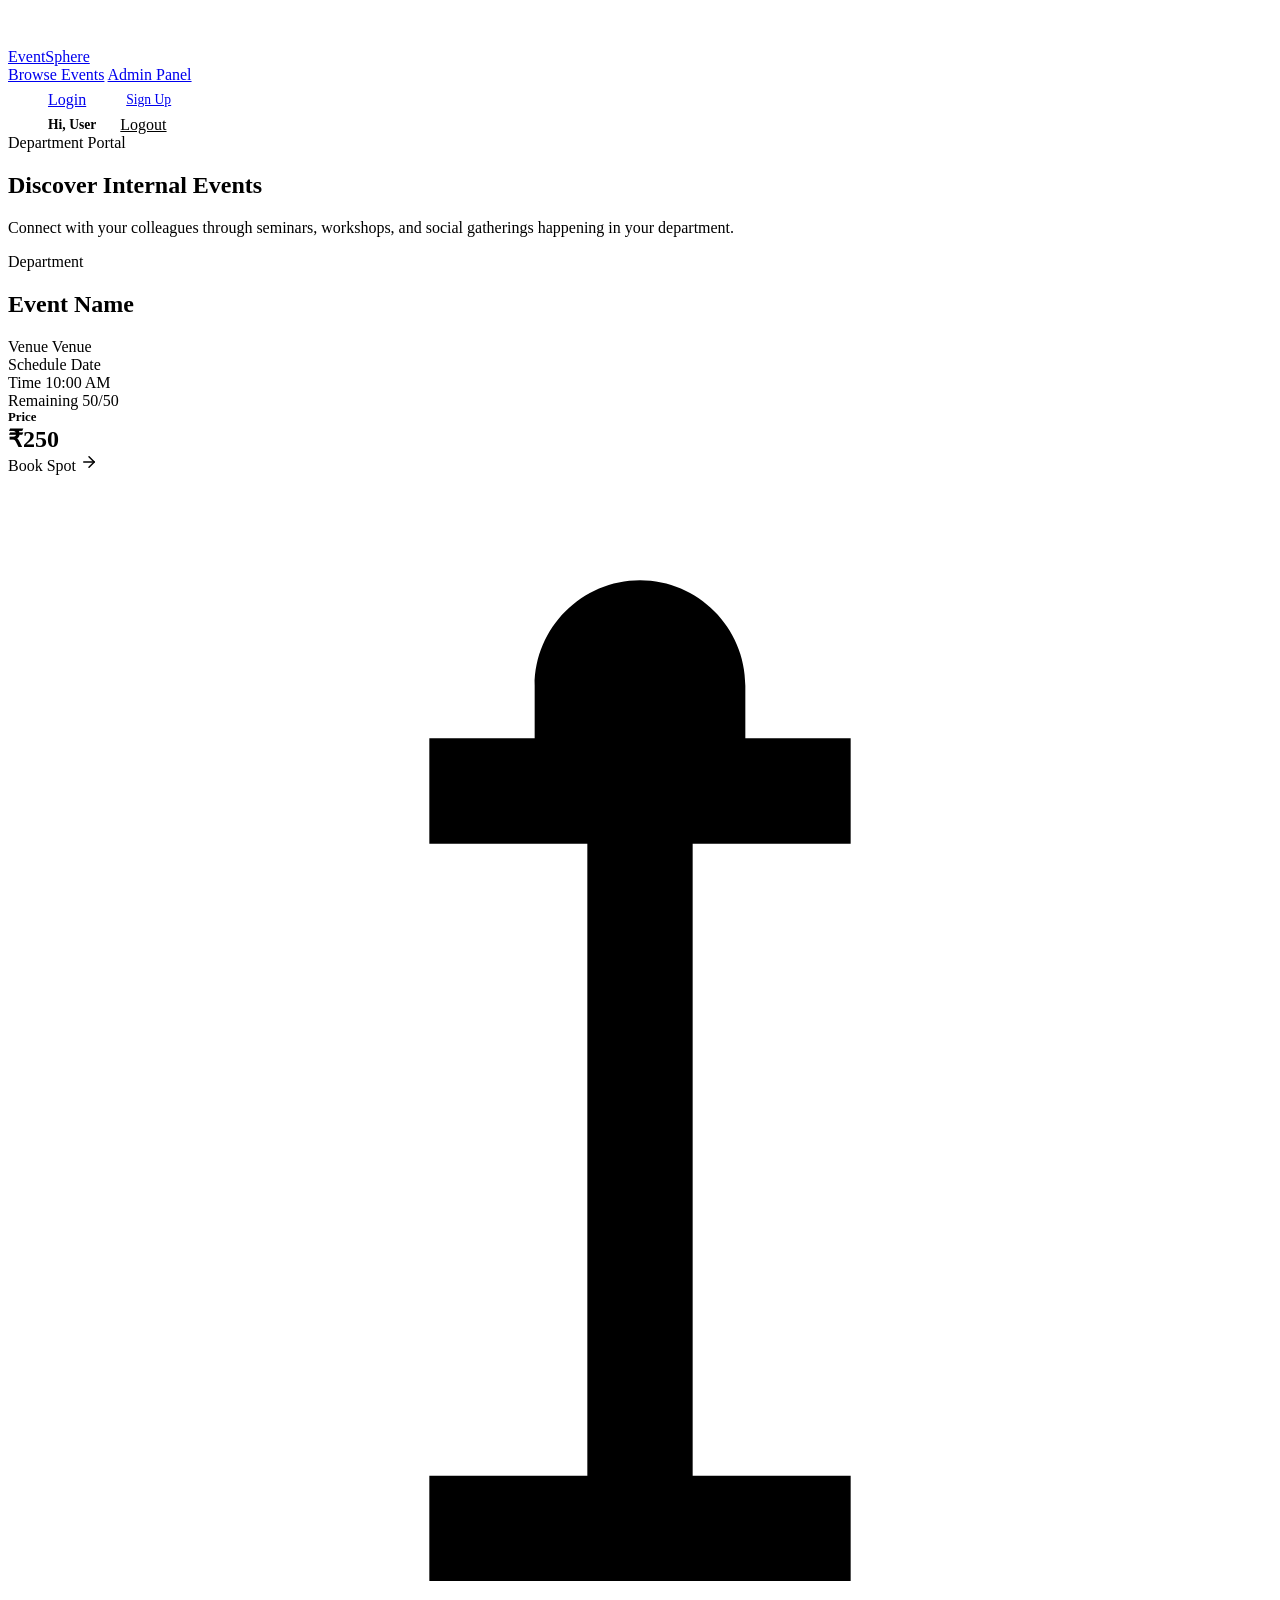
<file: DepartmentEventTicketBooking/src/main/resources/templates/index.html>
<html xmlns:th="http://www.thymeleaf.org" xmlns:sec="http://www.thymeleaf.org/extras/spring-security">
<head>
    <meta charset="UTF-8">
    <meta name="viewport" content="width=device-width, initial-scale=1.0">
    <title>Events Portfolio | Department Booking</title>
    <link rel="stylesheet" th:href="@{/css/style.css}">
</head>
<body>
    <nav class="navbar">
        <a href="/" class="nav-logo">
            <div style="width: 40px; height: 40px; background: var(--primary); border-radius: 10px; display: flex; align-items: center; justify-content: center; color: white;">
                <svg width="24" height="24" viewBox="0 0 24 24" fill="none" stroke="currentColor" stroke-width="2.5" stroke-linecap="round" stroke-linejoin="round"><rect x="3" y="4" width="18" height="18" rx="2" ry="2"></rect><line x1="16" y1="2" x2="16" y2="6"></line><line x1="8" y1="2" x2="8" y2="6"></line><line x1="3" y1="10" x2="21" y2="10"></line></svg>
            </div>
            EventSphere
        </a>
        <div class="nav-links">
            <a href="/" class="active">Browse Events</a>
            <a href="/admin/dashboard" sec:authorize="hasRole('ADMIN')">Admin Panel</a>
            
            <!-- Conditional Auth Links -->
            <div sec:authorize="isAnonymous()" style="display: flex; gap: 1.5rem; align-items: center; margin-left: 1rem; border-left: 1px solid var(--border); padding-left: 1.5rem;">
                <a href="/login">Login</a>
                <a href="/register" class="btn btn-secondary" style="padding: 0.5rem 1rem; font-size: 0.85rem;">Sign Up</a>
            </div>
            
            <div sec:authorize="isAuthenticated()" style="display: flex; gap: 1.5rem; align-items: center; margin-left: 1rem; border-left: 1px solid var(--border); padding-left: 1.5rem;">
                <span style="font-size: 0.85rem; font-weight: 700; color: var(--text-main);">
                    Hi, <span sec:authentication="name">User</span>
                </span>
                <a href="/logout" style="color: var(--error);">Logout</a>
            </div>
        </div>
    </nav>

    <div class="container">
        <section class="hero animate-fade">
            <span class="badge badge-primary">Department Portal</span>
            <h1>Discover Internal Events</h1>
            <p>Connect with your colleagues through seminars, workshops, and social gatherings happening in your department.</p>
        </section>

        <div class="event-grid">
            <!-- Event Card Loop -->
            <div th:each="event : ${events}" class="card animate-fade" th:classappend="${event.availableTickets == 0} ? 'sold-out' : ''">
                <div class="card-header"></div>
                <div class="card-body">
                    <span class="badge badge-primary" th:text="${event.department}">Department</span>
                    <a th:href="@{/event/{id}(id=${event.id})}" style="text-decoration: none; color: inherit;">
                        <h2 class="card-title" th:text="${event.name}">Event Name</h2>
                    </a>
                    
                    <div class="card-meta">
                        <div class="meta-item">
                            <span class="meta-label">Venue</span>
                            <span class="meta-value" th:text="${event.venue}">Venue</span>
                        </div>
                        <div class="meta-item">
                            <span class="meta-label">Schedule</span>
                            <span class="meta-value" th:text="${event.date}">Date</span>
                        </div>
                        <div class="meta-item">
                            <span class="meta-label">Time</span>
                            <span class="meta-value" th:text="${event.time}">10:00 AM</span>
                        </div>
                        <div class="meta-item">
                            <span class="meta-label">Remaining</span>
                            <span class="meta-value" th:text="${event.availableTickets} + '/' + ${event.totalTickets}">50/50</span>
                        </div>
                    </div>
                </div>
                
                <div class="card-footer">
                    <div class="price-tag">
                        <span style="font-size: 0.8rem; color: var(--text-muted); font-weight: 600;">Price</span>
                        <div style="font-size: 1.5rem; font-weight: 800; color: var(--text-main);" th:text="${event.ticketPrice == 0 ? 'FREE' : '₹' + event.ticketPrice}">₹250</div>
                    </div>
                    <a th:href="@{/booking(eventId=${event.id})}" class="btn btn-primary" th:if="${event.availableTickets > 0}">
                        Book Spot
                        <svg width="18" height="18" viewBox="0 0 24 24" fill="none" stroke="currentColor" stroke-width="2" stroke-linecap="round" stroke-linejoin="round"><line x1="5" y1="12" x2="19" y2="12"></line><polyline points="12 5 19 12 12 19"></polyline></svg>
                    </a>
                </div>
            </div>
        </div>
    </div>
    <!-- Power Toggle System -->
    <div id="power-toggle">
        <div class="power-lamp" id="powerLamp">
            <svg viewBox="0 0 24 24" fill="currentColor">
                <path d="M12 2C13.1 2 14 2.9 14 4V5H16V7H13V19H16V21H8V19H11V7H8V5H10V4C10 2.9 10.9 2 12 2M12 4V5H12V4Z"/>
            </svg>
        </div>
    </div>

    <div th:insert="~{chatbot :: chatbotWidget}"></div>
    <script th:src="@{/js/script.js}"></script>
</body>
</html>
</file>
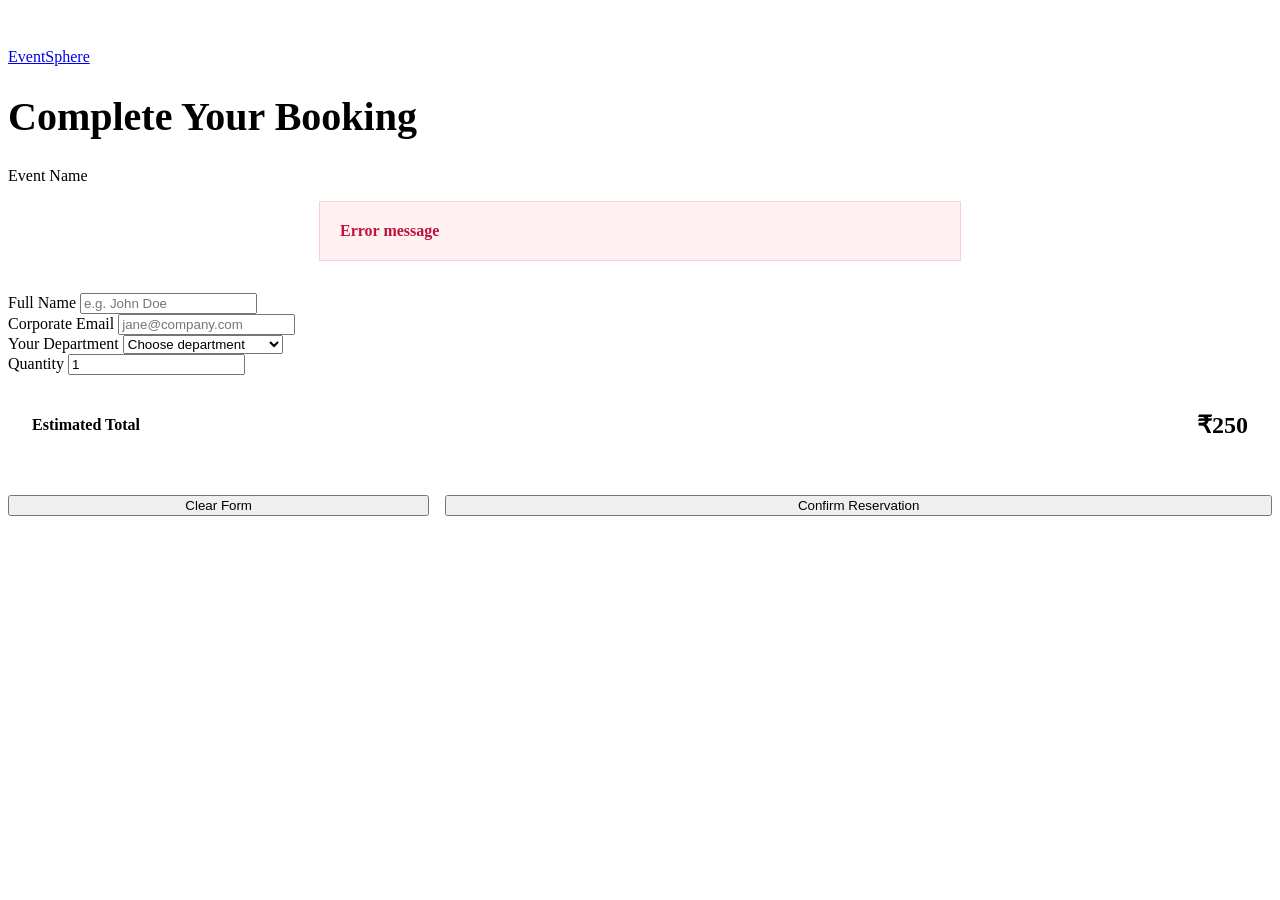
<file: DepartmentEventTicketBooking/src/main/resources/templates/booking.html>
<!DOCTYPE html>
<html xmlns:th="http://www.thymeleaf.org">
<head>
    <meta charset="UTF-8">
    <meta name="viewport" content="width=device-width, initial-scale=1.0">
    <title>Secure Booking | EventSphere</title>
    <link rel="stylesheet" th:href="@{/css/style.css}">
</head>
<body>
    <nav class="navbar">
        <a href="/" class="nav-logo">
            <div style="width: 40px; height: 40px; background: var(--primary); border-radius: 10px; display: flex; align-items: center; justify-content: center; color: white;">
                <svg width="24" height="24" viewBox="0 0 24 24" fill="none" stroke="currentColor" stroke-width="2.5" stroke-linecap="round" stroke-linejoin="round"><rect x="3" y="4" width="18" height="18" rx="2" ry="2"></rect><line x1="16" y1="2" x2="16" y2="6"></line><line x1="8" y1="2" x2="8" y2="6"></line><line x1="3" y1="10" x2="21" y2="10"></line></svg>
            </div>
            EventSphere
        </a>
    </nav>

    <div class="container">
        <div class="hero animate-fade">
            <h1 style="font-size: 2.5rem;">Complete Your Booking</h1>
            <p th:text="${event.name}">Event Name</p>
        </div>

        <div th:if="${error}" class="alert alert-danger animate-fade" style="max-width: 600px; margin: 0 auto 2rem; padding: 1.25rem; background: #FFF1F2; border: 1px solid #FECDD3; color: #BE123C; border-radius: var(--radius-md); font-weight: 600;" th:text="${error}">
            Error message
        </div>

        <div class="form-card animate-fade">
            <form id="bookingForm" th:action="@{/book}" th:object="${booking}" method="post">
                <input type="hidden" name="eventId" th:value="${event.id}">
                <input type="hidden" id="availableTickets" th:value="${event.availableTickets}">
                
                <div class="form-group">
                    <label for="userName">Full Name</label>
                    <input type="text" id="userName" th:field="*{userName}" class="form-control" placeholder="e.g. John Doe" required>
                </div>

                <div class="form-group">
                    <label for="email">Corporate Email</label>
                    <input type="email" id="email" th:field="*{email}" class="form-control" placeholder="jane@company.com" required>
                </div>

                <div class="form-group">
                    <label for="department">Your Department</label>
                    <select id="department" th:field="*{department}" class="form-control" required>
                        <option value="" disabled selected>Choose department</option>
                        <option value="IT">Information Technology</option>
                        <option value="HR">Human Resources</option>
                        <option value="Finance">Finance</option>
                        <option value="Marketing">Marketing</option>
                        <option value="Operations">Operations</option>
                    </select>
                </div>

                <div class="form-group">
                    <label for="numberOfTickets">Quantity</label>
                    <input type="number" id="numberOfTickets" th:field="*{numberOfTickets}" class="form-control" min="1" th:max="${event.availableTickets}" value="1" required>
                    <input type="hidden" id="ticketPriceValue" th:value="${event.ticketPrice}">
                    <p style="font-size: 0.8rem; margin-top: 0.5rem; color: var(--text-muted); font-weight: 500;" th:text="'Only ' + ${event.availableTickets} + ' spots left for this event'"></p>
                </div>

                <div style="background: var(--background); padding: 1.5rem; border-radius: var(--radius-md); margin-bottom: 2rem; display: flex; justify-content: space-between; align-items: center;">
                    <span style="font-weight: 700; color: var(--text-muted);">Estimated Total</span>
                    <span id="totalPriceDisplay" style="font-size: 1.5rem; font-weight: 800; color: var(--primary);" th:text="${event.ticketPrice == 0 ? 'FREE' : '₹' + event.ticketPrice}">₹250</span>
                </div>

                <div style="display: flex; gap: 1rem; margin-top: 2rem;">
                    <button type="button" class="btn btn-secondary" onclick="resetForm()" style="flex: 1;">Clear Form</button>
                    <button type="submit" class="btn btn-primary" style="flex: 2;">Confirm Reservation</button>
                </div>
            </form>
        </div>
    </div>

    <div th:insert="~{chatbot :: chatbotWidget}"></div>
    <script th:src="@{/js/script.js}"></script>
</body>
</html>
</file>
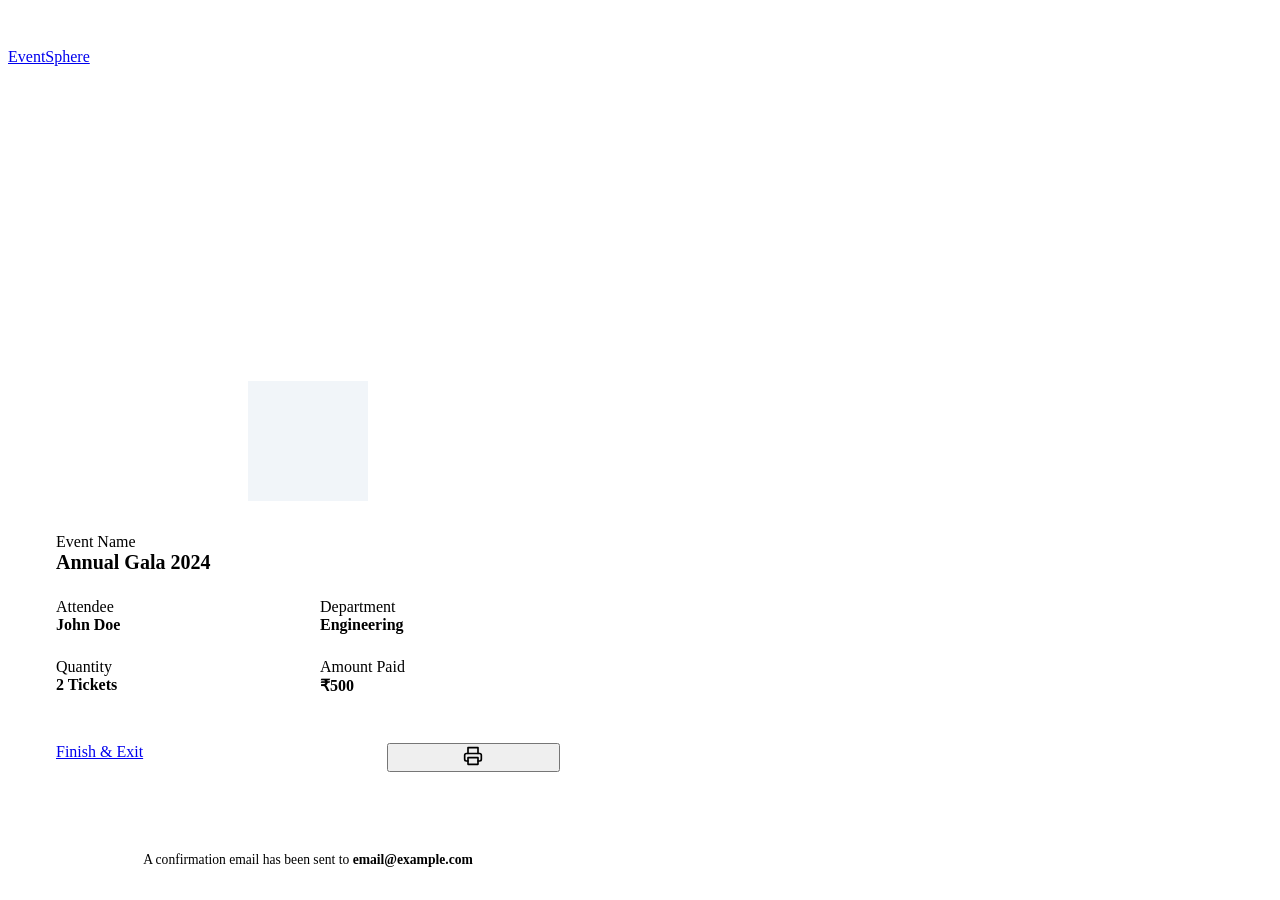
<file: DepartmentEventTicketBooking/src/main/resources/templates/confirmation.html>
<!DOCTYPE html>
<html xmlns:th="http://www.thymeleaf.org">
<head>
    <meta charset="UTF-8">
    <meta name="viewport" content="width=device-width, initial-scale=1.0">
    <title>Booking Confirmed | EventSphere</title>
    <link rel="stylesheet" th:href="@{/css/style.css}">
    <style>
        .ticket {
            background: var(--surface);
            border-radius: var(--radius-lg);
            overflow: hidden;
            box-shadow: var(--shadow-xl);
            display: flex;
            flex-direction: column;
            border: 1px solid var(--border);
        }
        .ticket-top {
            padding: 3rem 2rem;
            background: linear-gradient(135deg, var(--primary) 0%, var(--primary-dark) 100%);
            color: white;
            text-align: center;
        }
        .ticket-bottom {
            padding: 3rem;
            position: relative;
        }
        .ticket-bottom::before {
            content: '';
            position: absolute;
            top: -15px;
            left: 0;
            right: 0;
            height: 30px;
            background-image: radial-gradient(circle at 15px 15px, transparent 15px, var(--surface) 15px);
            background-size: 30px 30px;
            background-position: -15px -15px;
        }
        .qr-placeholder {
            width: 120px;
            height: 120px;
            background: #f1f5f9;
            margin: 0 auto 2rem;
            border-radius: var(--radius-md);
            display: flex;
            align-items: center;
            justify-content: center;
            border: 2px solid var(--border);
        }
    </style>
</head>
<body>
    <nav class="navbar">
        <a href="/" class="nav-logo">
            <div style="width: 40px; height: 40px; background: var(--primary); border-radius: 10px; display: flex; align-items: center; justify-content: center; color: white;">
                <svg width="24" height="24" viewBox="0 0 24 24" fill="none" stroke="currentColor" stroke-width="2.5" stroke-linecap="round" stroke-linejoin="round"><rect x="3" y="4" width="18" height="18" rx="2" ry="2"></rect><line x1="16" y1="2" x2="16" y2="6"></line><line x1="8" y1="2" x2="8" y2="6"></line><line x1="3" y1="10" x2="21" y2="10"></line></svg>
            </div>
            EventSphere
        </a>
    </nav>

    <div class="container" style="max-width: 600px;">
        <div class="ticket animate-fade">
            <div class="ticket-top">
                <div style="width: 60px; height: 60px; background: rgba(255,255,255,0.2); border-radius: 50%; display: flex; align-items: center; justify-content: center; margin: 0 auto 1.5rem;">
                    <svg width="30" height="30" viewBox="0 0 24 24" fill="none" stroke="white" stroke-width="3" stroke-linecap="round" stroke-linejoin="round"><polyline points="20 6 9 17 4 12"></polyline></svg>
                </div>
                <h1 style="font-size: 2rem; color: white; margin-bottom: 0.5rem;">Booking Confirmed!</h1>
                <p style="opacity: 0.9; font-weight: 500;">Ticket ID: #EVT-<span th:text="${bookingConfirmed.id + 1000}">1042</span></p>
            </div>
            
            <div class="ticket-bottom">
                <div class="qr-placeholder">
                    <!-- Simple Mock QR Representation -->
                    <div style="display: grid; grid-template-columns: repeat(4, 1fr); gap: 4px;">
                        <div style="width: 15px; height: 15px; background: var(--text-main);"></div>
                        <div style="width: 15px; height: 15px; background: var(--border);"></div>
                        <div style="width: 15px; height: 15px; background: var(--text-main);"></div>
                        <div style="width: 15px; height: 15px; background: var(--text-main);"></div>
                        <div style="width: 15px; height: 15px; background: var(--border);"></div>
                        <div style="width: 15px; height: 15px; background: var(--text-main);"></div>
                        <div style="width: 15px; height: 15px; background: var(--border);"></div>
                        <div style="width: 15px; height: 15px; background: var(--text-main);"></div>
                        <div style="width: 15px; height: 15px; background: var(--text-main);"></div>
                        <div style="width: 15px; height: 15px; background: var(--border);"></div>
                        <div style="width: 15px; height: 15px; background: var(--text-main);"></div>
                        <div style="width: 15px; height: 15px; background: var(--border);"></div>
                    </div>
                </div>

                <div style="text-align: left; margin-bottom: 3rem;">
                    <div style="margin-bottom: 1.5rem;">
                        <span class="meta-label">Event Name</span>
                        <div style="font-size: 1.25rem; font-weight: 800; color: var(--text-main);" th:text="${bookingConfirmed.eventName}">Annual Gala 2024</div>
                    </div>
                    
                    <div style="display: grid; grid-template-columns: 1fr 1fr; gap: 1.5rem;">
                        <div>
                            <span class="meta-label">Attendee</span>
                            <div style="font-weight: 700; color: var(--text-main);" th:text="${bookingConfirmed.userName}">John Doe</div>
                        </div>
                        <div>
                            <span class="meta-label">Department</span>
                            <div style="font-weight: 700; color: var(--text-main);" th:text="${bookingConfirmed.department}">Engineering</div>
                        </div>
                        <div>
                            <span class="meta-label">Quantity</span>
                            <div style="font-weight: 700; color: var(--text-main);" th:text="${bookingConfirmed.numberOfTickets} + ' Tickets'">2 Tickets</div>
                        </div>
                        <div>
                            <span class="meta-label">Amount Paid</span>
                            <div style="font-weight: 700; color: var(--primary-dark);" th:text="${bookingConfirmed.totalAmount == 0 ? 'FREE' : '₹' + bookingConfirmed.totalAmount}">₹500</div>
                        </div>
                    </div>
                </div>

                <div style="display: flex; gap: 1rem;">
                    <a href="/" class="btn btn-primary" style="flex: 2;">Finish & Exit</a>
                    <button onclick="window.print()" class="btn btn-secondary" style="flex: 1;">
                        <svg width="20" height="20" viewBox="0 0 24 24" fill="none" stroke="currentColor" stroke-width="2" stroke-linecap="round" stroke-linejoin="round"><polyline points="6 9 6 2 18 2 18 9"></polyline><path d="M6 18H4a2 2 0 0 1-2-2v-5a2 2 0 0 1 2-2h16a2 2 0 0 1 2 2v5a2 2 0 0 1-2 2h-2"></path><rect x="6" y="14" width="12" height="8"></rect></svg>
                    </button>
                </div>
            </div>
        </div>
        
        <p style="text-align: center; color: var(--text-muted); font-size: 0.85rem; margin-top: 2rem; font-weight: 500;">
            A confirmation email has been sent to <span style="color: var(--text-main); font-weight: 700;" th:text="${bookingConfirmed.email}">email@example.com</span>
        </p>
    </div>

    <div th:insert="~{chatbot :: chatbotWidget}"></div>
</body>
</html>
</file>
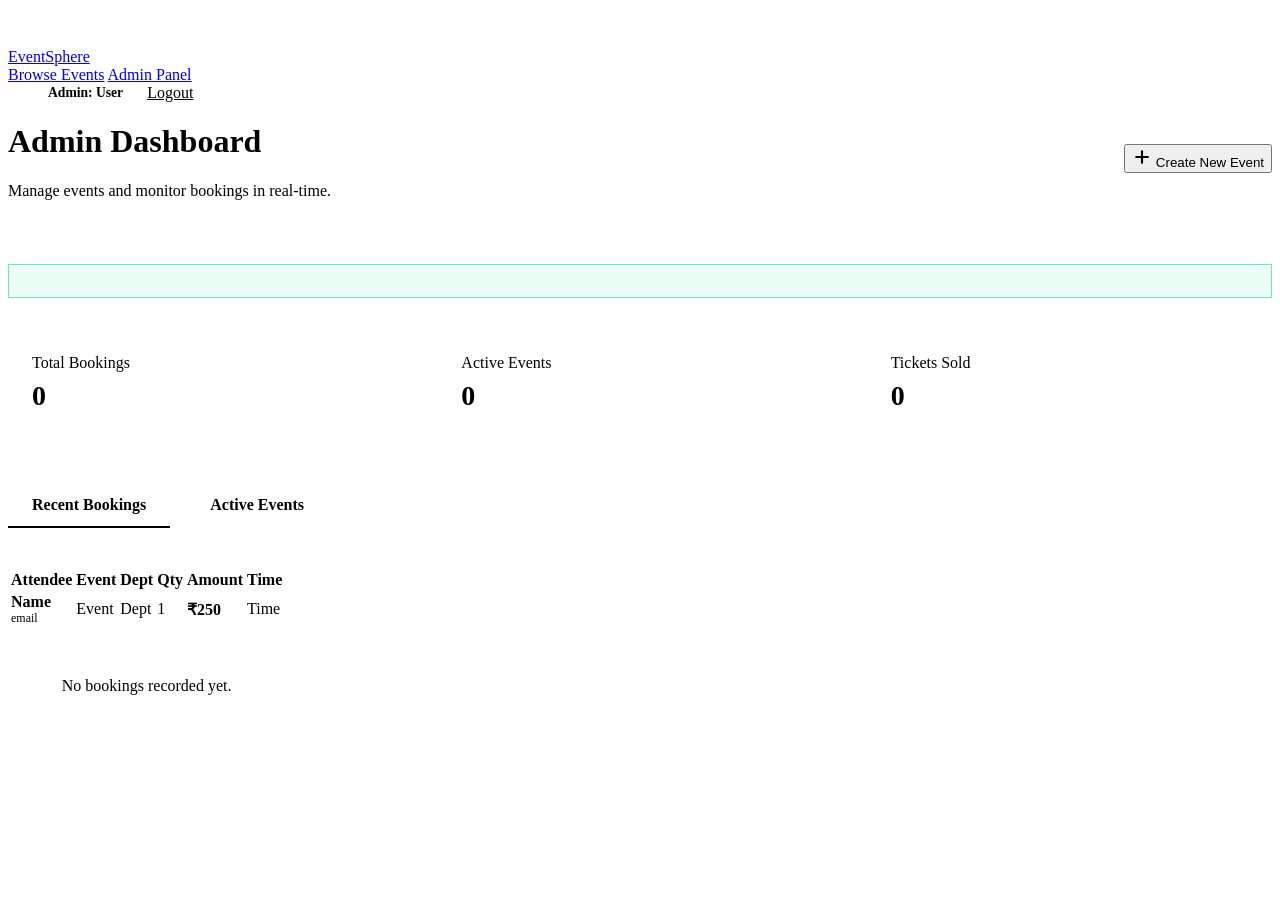
<file: DepartmentEventTicketBooking/src/main/resources/templates/dashboard.html>
<html xmlns:th="http://www.thymeleaf.org" xmlns:sec="http://www.thymeleaf.org/extras/spring-security">
<head>
    <meta charset="UTF-8">
    <meta name="viewport" content="width=device-width, initial-scale=1.0">
    <title>Admin Dashboard | EventSphere</title>
    <link rel="stylesheet" th:href="@{/css/style.css}">
    <style>
        .tabs {
            display: flex;
            gap: 1rem;
            margin-bottom: 2rem;
            border-bottom: 1px solid var(--border);
            padding-bottom: 0.5rem;
        }
        .tab {
            padding: 0.75rem 1.5rem;
            cursor: pointer;
            font-weight: 700;
            color: var(--text-muted);
            border-bottom: 2px solid transparent;
            transition: all 0.3s ease;
        }
        .tab.active {
            color: var(--primary);
            border-bottom-color: var(--primary);
        }
        .tab-content {
            display: none;
        }
        .tab-content.active {
            display: block;
        }
        .action-btn {
            padding: 0.4rem;
            border-radius: var(--radius-sm);
            cursor: pointer;
            transition: all 0.2s;
            background: none;
            border: none;
        }
        .action-btn:hover {
            background: var(--primary-light);
            color: var(--primary);
        }
        .btn-delete:hover {
            background: #FFF1F2;
            color: var(--error);
        }
    </style>
</head>
<body>
    <nav class="navbar">
        <a href="/" class="nav-logo">
            <div style="width: 40px; height: 40px; background: var(--primary); border-radius: 10px; display: flex; align-items: center; justify-content: center; color: white;">
                <svg width="24" height="24" viewBox="0 0 24 24" fill="none" stroke="currentColor" stroke-width="2.5" stroke-linecap="round" stroke-linejoin="round"><rect x="3" y="4" width="18" height="18" rx="2" ry="2"></rect><line x1="16" y1="2" x2="16" y2="6"></line><line x1="8" y1="2" x2="8" y2="6"></line><line x1="3" y1="10" x2="21" y2="10"></line></svg>
            </div>
            EventSphere
        </a>
        <div class="nav-links">
            <a href="/">Browse Events</a>
            <a href="/admin/dashboard" class="active" sec:authorize="hasRole('ADMIN')">Admin Panel</a>
            
            <div sec:authorize="isAuthenticated()" style="display: flex; gap: 1.5rem; align-items: center; margin-left: 1rem; border-left: 1px solid var(--border); padding-left: 1.5rem;">
                <span style="font-size: 0.85rem; font-weight: 700; color: var(--text-main);">
                    Admin: <span sec:authentication="name">User</span>
                </span>
                <a href="/logout" style="color: var(--error);">Logout</a>
            </div>
        </div>
    </nav>

    <div class="container">
        <div class="hero animate-fade" style="text-align: left; display: flex; justify-content: space-between; align-items: center; margin-bottom: 3rem;">
            <div>
                <h1>Admin Dashboard</h1>
                <p>Manage events and monitor bookings in real-time.</p>
            </div>
            <button onclick="toggleModal('addEventModal')" class="btn btn-primary">
                <svg width="20" height="20" viewBox="0 0 24 24" fill="none" stroke="currentColor" stroke-width="2.5" stroke-linecap="round" stroke-linejoin="round"><line x1="12" y1="5" x2="12" y2="19"></line><line x1="5" y1="12" x2="19" y2="12"></line></svg>
                Create New Event
            </button>
        </div>

        <div th:if="${message}" class="alert animate-fade" style="padding: 1rem 1.5rem; background: #ECFDF5; border: 1px solid #6EE7B7; color: #065F46; border-radius: var(--radius-md); margin-bottom: 2rem; font-weight: 600;" th:text="${message}"></div>

        <!-- Dashboard Stats -->
        <div class="animate-fade" style="display: grid; grid-template-columns: repeat(auto-fit, minmax(200px, 1fr)); gap: 1.5rem; margin-bottom: 3rem;">
            <div class="card" style="padding: 1.5rem; border-left: 4px solid var(--primary);">
                <span class="meta-label">Total Bookings</span>
                <div style="font-size: 1.75rem; font-weight: 800; margin-top: 0.5rem;" th:text="${#lists.size(bookings)}">0</div>
            </div>
            <div class="card" style="padding: 1.5rem; border-left: 4px solid var(--success);">
                <span class="meta-label">Active Events</span>
                <div style="font-size: 1.75rem; font-weight: 800; margin-top: 0.5rem;" th:text="${#lists.size(events)}">0</div>
            </div>
            <div class="card" style="padding: 1.5rem; border-left: 4px solid var(--secondary);">
                <span class="meta-label">Tickets Sold</span>
                <div style="font-size: 1.75rem; font-weight: 800; margin-top: 0.5rem;" th:text="${#aggregates.sum(bookings.![numberOfTickets]) ?: 0}">0</div>
            </div>
        </div>

        <div class="tabs animate-fade">
            <div class="tab active" onclick="switchTab('bookings')">Recent Bookings</div>
            <div class="tab" onclick="switchTab('events')">Active Events</div>
        </div>

        <!-- Bookings Content -->
        <div id="bookingsTab" class="tab-content active animate-fade">
            <div class="data-table-container">
                <table>
                    <thead>
                        <tr>
                            <th>Attendee</th>
                            <th>Event</th>
                            <th>Dept</th>
                            <th>Qty</th>
                            <th>Amount</th>
                            <th>Time</th>
                        </tr>
                    </thead>
                    <tbody>
                        <tr th:each="booking : ${bookings}">
                            <td>
                                <div style="font-weight: 700;" th:text="${booking.userName}">Name</div>
                                <div style="font-size: 0.75rem; color: var(--text-muted);" th:text="${booking.email}">email</div>
                            </td>
                            <td th:text="${booking.eventName}">Event</td>
                            <td th:text="${booking.department}">Dept</td>
                            <td th:text="${booking.numberOfTickets}">1</td>
                            <td style="font-weight: 700; color: var(--primary);" th:text="${booking.totalAmount == 0 ? 'FREE' : '₹' + booking.totalAmount}">₹250</td>
                            <td th:text="${#temporals.format(booking.bookingTime, 'MMM dd, HH:mm')}">Time</td>
                        </tr>
                        <tr th:if="${#lists.isEmpty(bookings)}">
                            <td colspan="6" style="text-align: center; padding: 3rem; color: var(--text-muted);">No bookings recorded yet.</td>
                        </tr>
                    </tbody>
                </table>
            </div>
        </div>

        <!-- Events Content -->
        <div id="eventsTab" class="tab-content animate-fade">
            <div class="data-table-container">
                <table>
                    <thead>
                        <tr>
                            <th>Event Details</th>
                            <th>Dept</th>
                            <th>Price</th>
                            <th>Stock</th>
                            <th>Actions</th>
                        </tr>
                    </thead>
                    <tbody>
                        <tr th:each="event : ${events}">
                            <td>
                                <div style="font-weight: 700;" th:text="${event.name}">Event</div>
                                <div style="font-size: 0.75rem; color: var(--text-muted);" th:text="${event.date} + ' | ' + ${event.venue}">Info</div>
                            </td>
                            <td th:text="${event.department}">Dept</td>
                            <td th:text="${event.ticketPrice == 0 ? 'FREE' : '₹' + event.ticketPrice}">₹250</td>
                            <td>
                                <span th:text="${event.availableTickets} + '/' + ${event.totalTickets}">10/50</span>
                                <div th:if="${event.availableTickets == 0}" style="font-size: 0.65rem; color: var(--error); font-weight: 800;">SOLD OUT</div>
                            </td>
                            <td>
                                <div style="display: flex; gap: 0.5rem;">
                                    <form th:action="@{/admin/event/delete/{id}(id=${event.id})}" method="post" style="display: inline;" onsubmit="return confirm('Are you sure you want to delete this event? This will not delete related bookings.')">
                                        <button type="submit" class="action-btn btn-delete">
                                            <svg width="18" height="18" viewBox="0 0 24 24" fill="none" stroke="currentColor" stroke-width="2" stroke-linecap="round" stroke-linejoin="round"><polyline points="3 6 5 6 21 6"></polyline><path d="M19 6v14a2 2 0 0 1-2 2H7a2 2 0 0 1-2-2V6m3 0V4a2 2 0 0 1 2-2h4a2 2 0 0 1 2 2v2"></path><line x1="10" y1="11" x2="10" y2="17"></line><line x1="14" y1="11" x2="14" y2="17"></line></svg>
                                        </button>
                                    </form>
                                </div>
                            </td>
                        </tr>
                    </tbody>
                </table>
            </div>
        </div>
    </div>

    <!-- Add Event Modal -->
    <div id="addEventModal" style="display: none; position: fixed; inset: 0; background: rgba(0,0,0,0.5); backdrop-filter: blur(4px); z-index: 2000; align-items: center; justify-content: center; padding: 2rem;">
        <div class="form-card" style="margin: 0; width: 100%; max-width: 700px; padding: 2.5rem; max-height: 90vh; overflow-y: auto;">
            <div style="display: flex; justify-content: space-between; align-items: center; margin-bottom: 2rem;">
                <h2 style="font-size: 1.75rem;">Create New Event</h2>
                <button onclick="toggleModal('addEventModal')" style="background: none; border: none; cursor: pointer; color: var(--text-muted);">
                    <svg width="24" height="24" viewBox="0 0 24 24" fill="none" stroke="currentColor" stroke-width="2.5" stroke-linecap="round" stroke-linejoin="round"><line x1="18" y1="6" x2="6" y2="18"></line><line x1="6" y1="6" x2="18" y2="18"></line></svg>
                </button>
            </div>
            
            <form th:action="@{/admin/event/add}" th:object="${newEvent}" method="post">
                <div style="display: grid; grid-template-columns: 1fr 1fr; gap: 1.5rem;">
                    <div class="form-group" style="grid-column: span 2;">
                        <label>Event Name</label>
                        <input type="text" th:field="*{name}" class="form-control" placeholder="e.g. Annual Tech Symposium" required>
                    </div>
                    <div class="form-group">
                        <label>Department</label>
                        <select th:field="*{department}" class="form-control" required>
                            <option value="IT">IT</option>
                            <option value="HR">HR</option>
                            <option value="Finance">Finance</option>
                            <option value="Marketing">Marketing</option>
                            <option value="Operations">Operations</option>
                        </select>
                    </div>
                    <div class="form-group">
                        <label>Date (e.g. 2024-12-15)</label>
                        <input type="text" th:field="*{date}" class="form-control" placeholder="YYYY-MM-DD" required>
                    </div>
                    <div class="form-group">
                        <label>Time (e.g. 10:00 AM)</label>
                        <input type="text" th:field="*{time}" class="form-control" placeholder="10:00 AM" required>
                    </div>
                    <div class="form-group">
                        <label>Venue</label>
                        <input type="text" th:field="*{venue}" class="form-control" placeholder="Auditorium Hall A" required>
                    </div>
                    <div class="form-group">
                        <label>Price (₹)</label>
                        <input type="number" th:field="*{ticketPrice}" class="form-control" placeholder="0 for Free" min="0" required>
                    </div>
                    <div class="form-group">
                        <label>Total Tickets</label>
                        <input type="number" th:field="*{availableTickets}" class="form-control" placeholder="Capacity" min="1" required>
                    </div>
                    <div class="form-group" style="grid-column: span 2;">
                        <label>Description</label>
                        <textarea th:field="*{description}" class="form-control" rows="3" placeholder="Brief description of the event..."></textarea>
                    </div>
                </div>
                <div style="display: flex; gap: 1rem; margin-top: 1rem;">
                    <button type="button" onclick="toggleModal('addEventModal')" class="btn btn-secondary" style="flex: 1;">Cancel</button>
                    <button type="submit" class="btn btn-primary" style="flex: 2;">Save Event</button>
                </div>
            </form>
        </div>
    </div>

    <script>
        function switchTab(tab) {
            document.querySelectorAll('.tab').forEach(t => t.classList.remove('active'));
            document.querySelectorAll('.tab-content').forEach(c => c.classList.remove('active'));
            
            if(tab === 'bookings') {
                document.querySelector('.tab:nth-child(1)').classList.add('active');
                document.getElementById('bookingsTab').classList.add('active');
            } else {
                document.querySelector('.tab:nth-child(2)').classList.add('active');
                document.getElementById('eventsTab').classList.add('active');
            }
        }

        function toggleModal(id) {
            const modal = document.getElementById(id);
            modal.style.display = modal.style.display === 'none' ? 'flex' : 'none';
        }
    </script>

    <div th:insert="~{chatbot :: chatbotWidget}"></div>
</body>
</html>
</file>
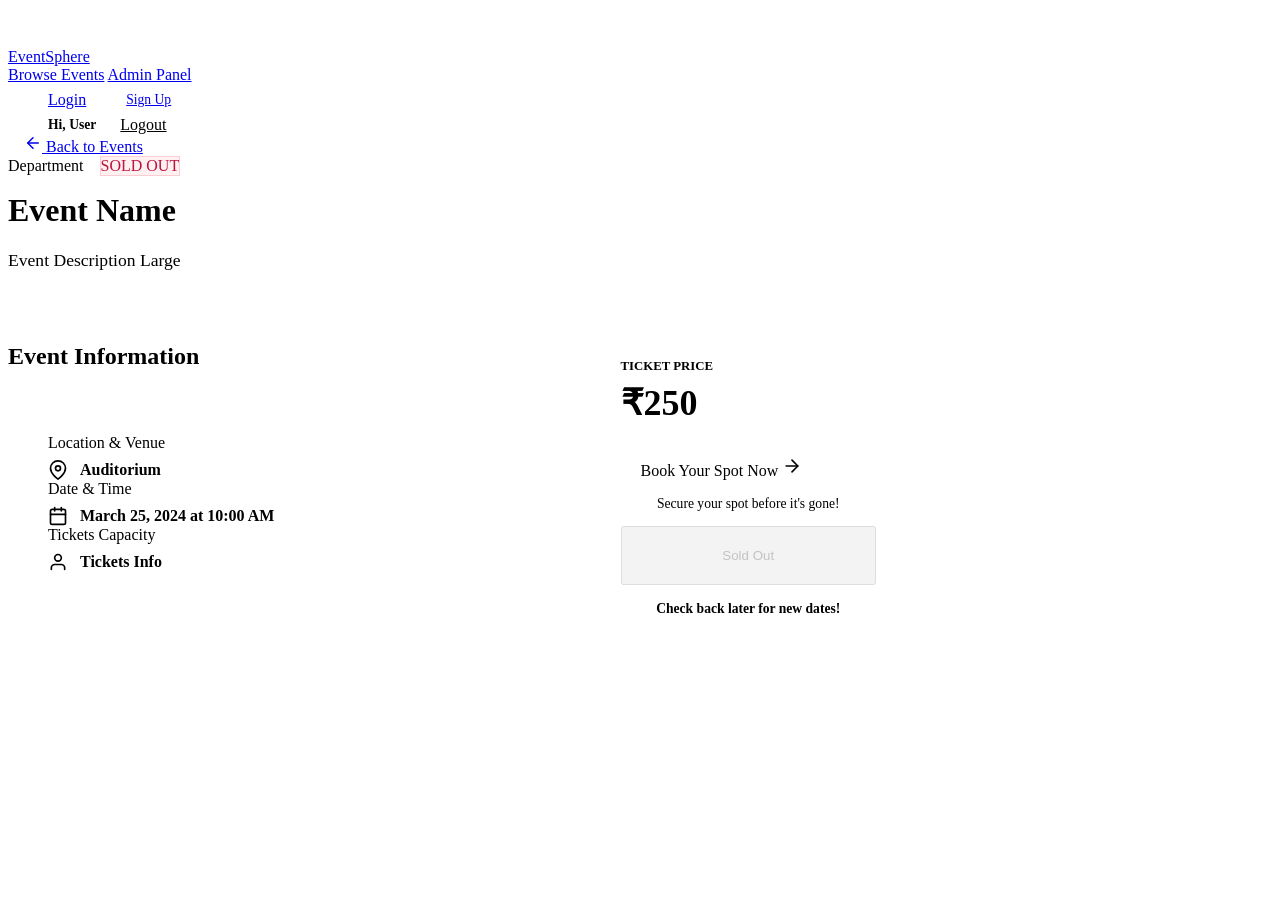
<file: DepartmentEventTicketBooking/src/main/resources/templates/event-details.html>
<html xmlns:th="http://www.thymeleaf.org" xmlns:sec="http://www.thymeleaf.org/extras/spring-security">
<head>
    <meta charset="UTF-8">
    <meta name="viewport" content="width=device-width, initial-scale=1.0">
    <title th:text="${event.name} + ' | Details'">Event Details</title>
    <link rel="stylesheet" th:href="@{/css/style.css}">
</head>
<body>
    <nav class="navbar">
        <a href="/" class="nav-logo">
            <div style="width: 40px; height: 40px; background: var(--primary); border-radius: 10px; display: flex; align-items: center; justify-content: center; color: white;">
                <svg width="24" height="24" viewBox="0 0 24 24" fill="none" stroke="currentColor" stroke-width="2.5" stroke-linecap="round" stroke-linejoin="round"><rect x="3" y="4" width="18" height="18" rx="2" ry="2"></rect><line x1="16" y1="2" x2="16" y2="6"></line><line x1="8" y1="2" x2="8" y2="6"></line><line x1="3" y1="10" x2="21" y2="10"></line></svg>
            </div>
            EventSphere
        </a>
        <div class="nav-links">
            <a href="/">Browse Events</a>
            <a href="/admin/dashboard" sec:authorize="hasRole('ADMIN')">Admin Panel</a>
            
            <div sec:authorize="isAnonymous()" style="display: flex; gap: 1.5rem; align-items: center; margin-left: 1rem; border-left: 1px solid var(--border); padding-left: 1.5rem;">
                <a href="/login">Login</a>
                <a href="/register" class="btn btn-secondary" style="padding: 0.5rem 1rem; font-size: 0.85rem;">Sign Up</a>
            </div>
            
            <div sec:authorize="isAuthenticated()" style="display: flex; gap: 1.5rem; align-items: center; margin-left: 1rem; border-left: 1px solid var(--border); padding-left: 1.5rem;">
                <span style="font-size: 0.85rem; font-weight: 700; color: var(--text-main);">
                    Hi, <span sec:authentication="name">User</span>
                </span>
                <a href="/logout" style="color: var(--error);">Logout</a>
            </div>
        </div>
    </nav>

    <div class="container" style="max-width: 900px;">
        <div class="hero animate-fade" style="text-align: left; margin-bottom: 3rem;">
            <a href="/" class="btn btn-secondary" style="margin-bottom: 2rem; padding: 0.5rem 1rem;">
                <svg width="18" height="18" viewBox="0 0 24 24" fill="none" stroke="currentColor" stroke-width="2" stroke-linecap="round" stroke-linejoin="round"><line x1="19" y1="12" x2="5" y2="12"></line><polyline points="12 19 5 12 12 5"></polyline></svg>
                Back to Events
            </a>
            <div style="display: flex; align-items: center; gap: 1rem;">
                <span class="badge badge-primary" th:text="${event.department}">Department</span>
                <span th:if="${event.availableTickets == 0}" class="badge" style="background: #FFF1F2; color: #BE123C; border: 1px solid #FECDD3;">SOLD OUT</span>
            </div>
            <h1 style="margin-top: 1rem;" th:text="${event.name}">Event Name</h1>
            <p style="font-size: 1.1rem; max-width: 100%;" th:text="${event.description}">Event Description Large</p>
        </div>

        <div class="animate-fade" style="display: grid; grid-template-columns: 2fr 1.2fr; gap: 3rem;">
            <div class="card-body" style="padding: 0;">
                <h3 style="margin-bottom: 1.5rem; font-size: 1.5rem;">Event Information</h3>
                <div class="card-meta" style="grid-template-columns: 1fr; gap: 2rem; background: var(--surface); padding: 2.5rem; border-radius: var(--radius-lg); border: 1px solid var(--border);">
                    <div class="meta-item">
                        <span class="meta-label">Location & Venue</span>
                        <div style="display: flex; align-items: center; gap: 0.75rem; color: var(--text-main); font-weight: 600; margin-top: 0.5rem;">
                            <svg width="20" height="20" viewBox="0 0 24 24" fill="none" stroke="currentColor" stroke-width="2" stroke-linecap="round" stroke-linejoin="round"><path d="M21 10c0 7-9 13-9 13s-9-6-9-13a9 9 0 0 1 18 0z"></path><circle cx="12" cy="10" r="3"></circle></svg>
                            <span th:text="${event.venue}">Auditorium</span>
                        </div>
                    </div>
                    <div class="meta-item">
                        <span class="meta-label">Date & Time</span>
                        <div style="display: flex; align-items: center; gap: 0.75rem; color: var(--text-main); font-weight: 600; margin-top: 0.5rem;">
                            <svg width="20" height="20" viewBox="0 0 24 24" fill="none" stroke="currentColor" stroke-width="2" stroke-linecap="round" stroke-linejoin="round"><rect x="3" y="4" width="18" height="18" rx="2" ry="2"></rect><line x1="16" y1="2" x2="16" y2="6"></line><line x1="8" y1="2" x2="8" y2="6"></line><line x1="3" y1="10" x2="21" y2="10"></line></svg>
                            <span th:text="${event.date} + ' at ' + ${event.time}">March 25, 2024 at 10:00 AM</span>
                        </div>
                    </div>
                    <div class="meta-item">
                        <span class="meta-label">Tickets Capacity</span>
                        <div style="display: flex; align-items: center; gap: 0.75rem; color: var(--text-main); font-weight: 600; margin-top: 0.5rem;">
                            <svg width="20" height="20" viewBox="0 0 24 24" fill="none" stroke="currentColor" stroke-width="2" stroke-linecap="round" stroke-linejoin="round"><path d="M20 21v-2a4 4 0 0 0-4-4H8a4 4 0 0 0-4 4v2"></path><circle cx="12" cy="7" r="4"></circle></svg>
                            <span th:text="${event.availableTickets} + ' spots remaining out of ' + ${event.totalTickets} + ' total'">Tickets Info</span>
                        </div>
                    </div>
                </div>
            </div>

            <div>
                <div class="card" style="position: sticky; top: 120px;">
                    <div class="card-header" style="height: 8px;"></div>
                    <div class="card-body" style="padding: 2rem;">
                        <span style="font-size: 0.8rem; font-weight: 700; color: var(--text-muted); text-transform: uppercase;">Ticket Price</span>
                        <div style="font-size: 2.25rem; font-weight: 800; color: var(--text-main); margin: 0.5rem 0 2rem;" th:text="${event.ticketPrice == 0 ? 'FREE' : '₹' + event.ticketPrice}">₹250</div>
                        
                        <div th:if="${event.availableTickets > 0}">
                            <a th:href="@{/booking(eventId=${event.id})}" class="btn btn-primary" style="width: 100%; padding: 1.25rem;">
                                Book Your Spot Now
                                <svg width="20" height="20" viewBox="0 0 24 24" fill="none" stroke="currentColor" stroke-width="2" stroke-linecap="round" stroke-linejoin="round"><line x1="5" y1="12" x2="19" y2="12"></line><polyline points="12 5 19 12 12 19"></polyline></svg>
                            </a>
                            <p style="text-align: center; font-size: 0.85rem; color: var(--text-muted); margin-top: 1rem; font-weight: 500;">Secure your spot before it's gone!</p>
                        </div>
                        
                        <div th:if="${event.availableTickets == 0}">
                            <button class="btn btn-secondary" style="width: 100%; padding: 1.25rem; cursor: not-allowed; opacity: 0.7;" disabled>
                                Sold Out
                            </button>
                            <p style="text-align: center; font-size: 0.85rem; color: var(--error); margin-top: 1rem; font-weight: 600;">Check back later for new dates!</p>
                        </div>
                    </div>
                </div>
            </div>
        </div>
    </div>

    <div th:insert="~{chatbot :: chatbotWidget}"></div>
</body>
</html>
</file>
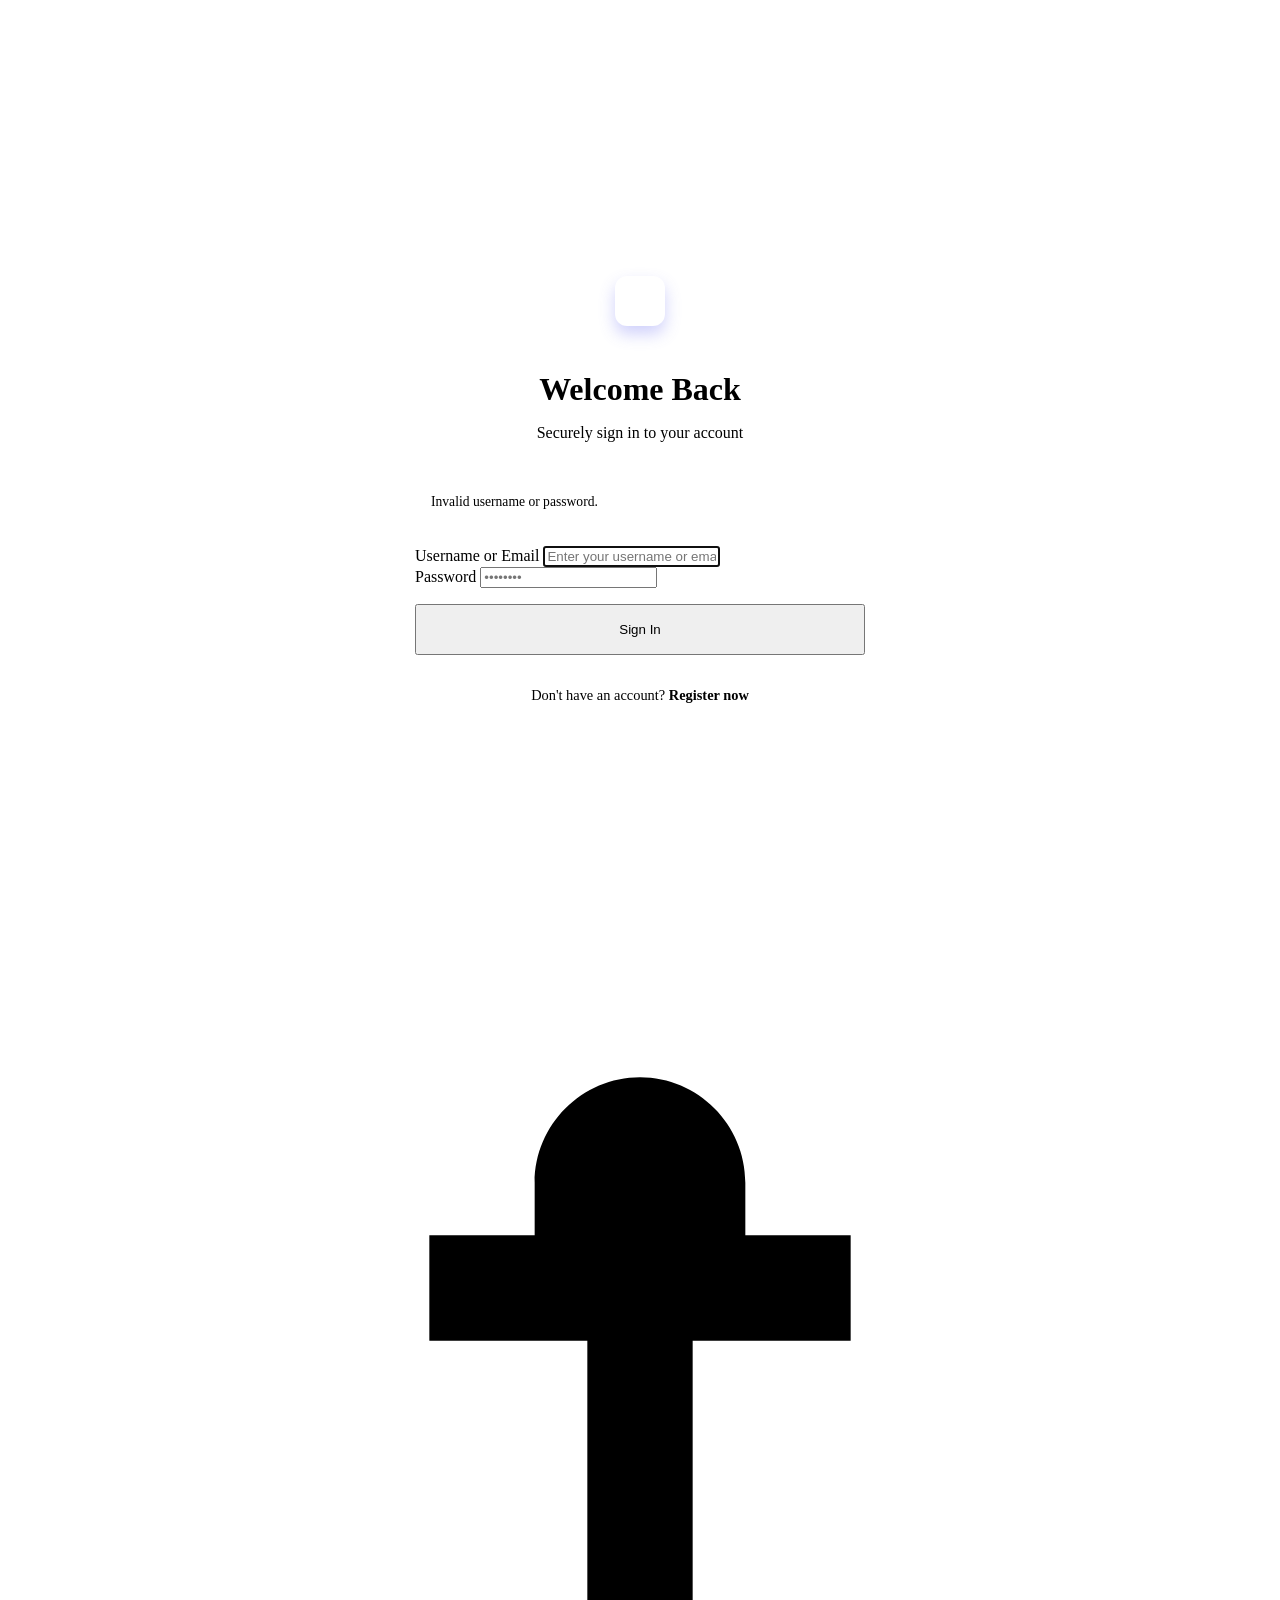
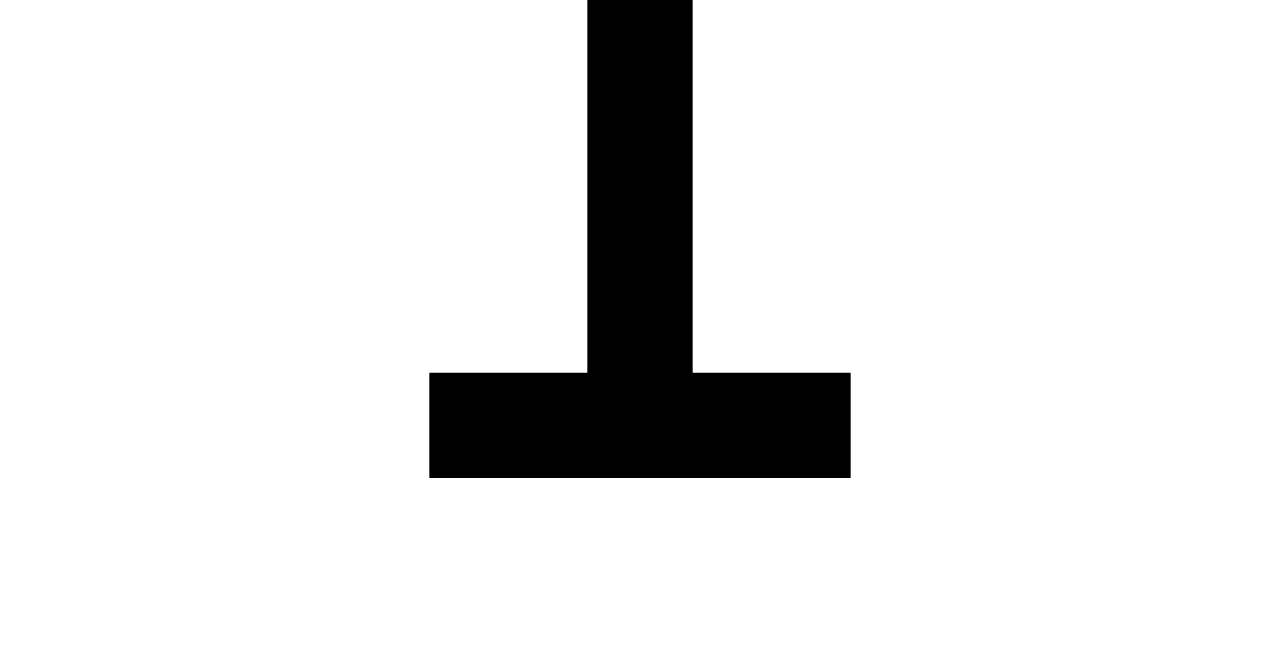
<file: DepartmentEventTicketBooking/src/main/resources/templates/login.html>
<!DOCTYPE html>
<html xmlns:th="http://www.thymeleaf.org">
<head>
    <meta charset="UTF-8">
    <meta name="viewport" content="width=device-width, initial-scale=1.0">
    <title>Login | EventSphere</title>
    <link rel="stylesheet" th:href="@{/css/style.css}">
    <style>
        .auth-container {
            min-height: 100vh;
            display: flex;
            align-items: center;
            justify-content: center;
            padding: 2rem;
            position: relative;
            overflow: hidden;
        }
        .auth-card {
            background: rgba(255, 255, 255, 0.8);
            backdrop-filter: blur(20px);
            border-radius: var(--radius-lg);
            border: 1px solid var(--glass-border);
            padding: 3.5rem;
            width: 100%;
            max-width: 450px;
            box-shadow: var(--shadow-xl);
            z-index: 10;
        }
        .auth-header {
            text-align: center;
            margin-bottom: 2.5rem;
        }
        .auth-logo {
            margin-bottom: 1.5rem;
            display: inline-flex;
        }
        .auth-footer {
            text-align: center;
            margin-top: 2rem;
            font-size: 0.9rem;
            color: var(--text-muted);
        }
        .auth-footer a {
            color: var(--primary);
            font-weight: 700;
            text-decoration: none;
        }
    </style>
</head>
<body>
    <div class="auth-container">
        <!-- Floating shapes for background aesthetics -->
        <div style="position: absolute; width: 400px; height: 400px; background: var(--primary); border-radius: 50%; top: -100px; right: -100px; opacity: 0.1; filter: blur(80px);"></div>
        <div style="position: absolute; width: 300px; height: 300px; background: var(--secondary); border-radius: 50%; bottom: -100px; left: -100px; opacity: 0.1; filter: blur(80px);"></div>

        <div class="auth-card animate-fade">
            <div class="auth-header">
                <div class="auth-logo">
                    <div style="width: 50px; height: 50px; background: var(--primary); border-radius: 12px; display: flex; align-items: center; justify-content: center; color: white; box-shadow: 0 8px 16px rgba(99, 102, 241, 0.3);">
                        <svg width="28" height="28" viewBox="0 0 24 24" fill="none" stroke="currentColor" stroke-width="2.5" stroke-linecap="round" stroke-linejoin="round"><rect x="3" y="4" width="18" height="18" rx="2" ry="2"></rect><line x1="16" y1="2" x2="16" y2="6"></line><line x1="8" y1="2" x2="8" y2="6"></line><line x1="3" y1="10" x2="21" y2="10"></line></svg>
                    </div>
                </div>
                <h1 style="font-size: 2rem; margin-bottom: 0.5rem;">Welcome Back</h1>
                <p style="color: var(--text-muted);">Securely sign in to your account</p>
            </div>

            <div th:if="${param.error}" class="alert alert-danger" style="font-size: 0.85rem; padding: 0.75rem 1rem;">
                Invalid username or password.
            </div>
            <div th:if="${message}" class="alert alert-success" style="font-size: 0.85rem; padding: 0.75rem 1rem;" th:text="${message}"></div>

            <form id="loginForm" th:action="@{/login}" method="post">
                <input type="hidden" th:name="${_csrf.parameterName}" th:value="${_csrf.token}" />
                <div class="form-group">
                    <label>Username or Email</label>
                    <input type="text" name="username" class="form-control" placeholder="Enter your username or email" required autofocus>
                </div>
                <div class="form-group">
                    <label>Password</label>
                    <input type="password" name="password" class="form-control" placeholder="••••••••" required>
                </div>
                
                <button type="submit" class="btn btn-primary" style="width: 100%; padding: 1rem; margin-top: 1rem;">
                    Sign In
                </button>
            </form>

            <div class="auth-footer">
                Don't have an account? <a href="/register">Register now</a>
            </div>
        </div>
    </div>
    <!-- Power Toggle System -->
    <div id="power-toggle">
        <div class="power-lamp" id="powerLamp">
            <svg viewBox="0 0 24 24" fill="currentColor">
                <path d="M12 2C13.1 2 14 2.9 14 4V5H16V7H13V19H16V21H8V19H11V7H8V5H10V4C10 2.9 10.9 2 12 2M12 4V5H12V4Z"/>
            </svg>
        </div>
    </div>

    <div th:insert="~{chatbot :: chatbotWidget}"></div>
    <script th:src="@{/js/script.js?v=2}"></script>
</body>
</html>
</file>
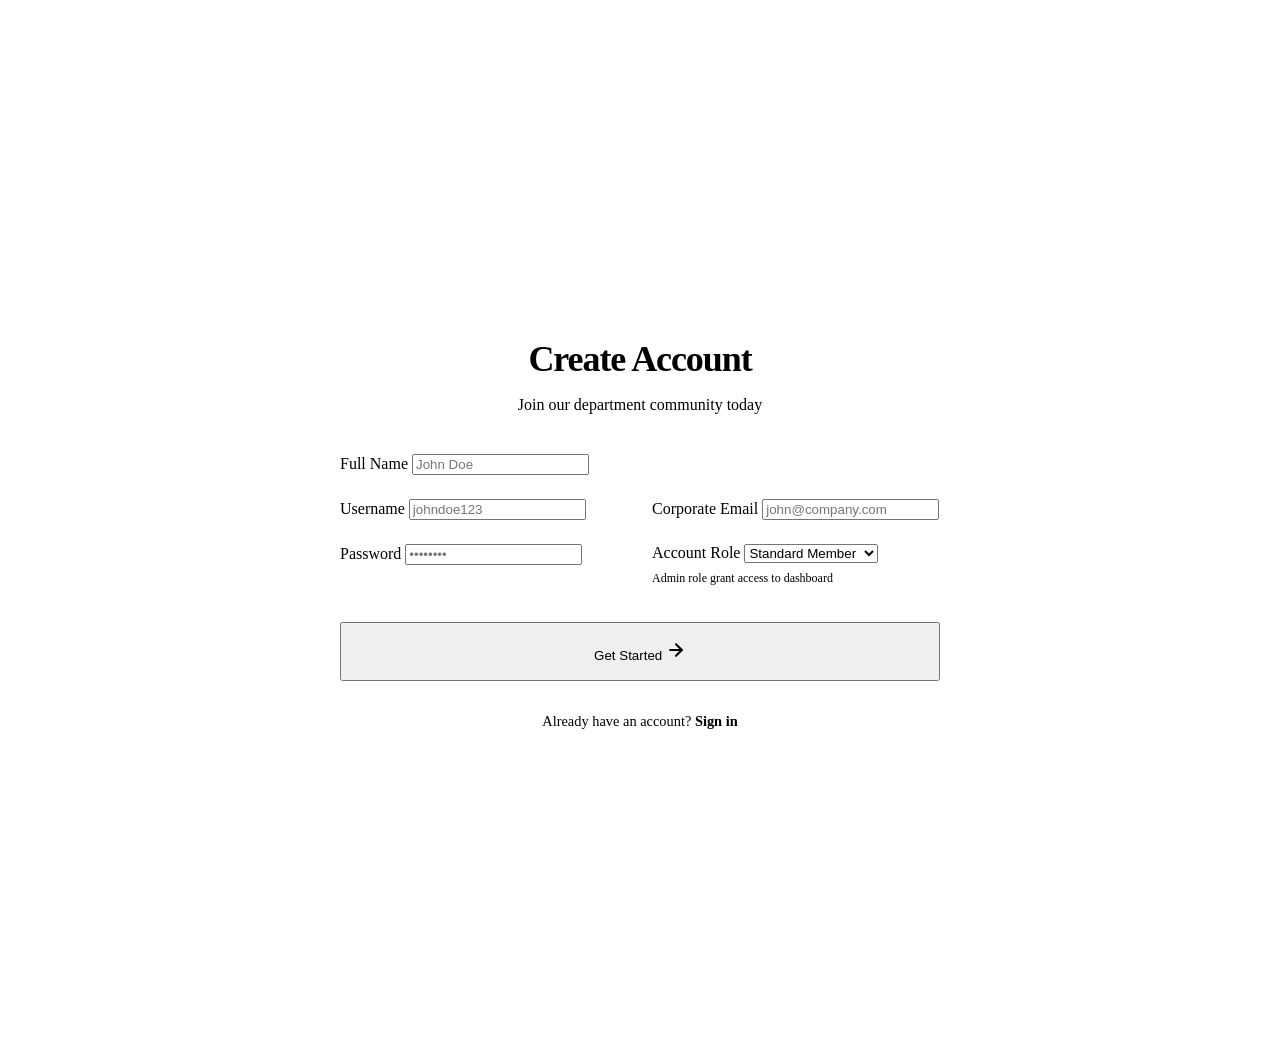
<file: DepartmentEventTicketBooking/src/main/resources/templates/register.html>
<!DOCTYPE html>
<html xmlns:th="http://www.thymeleaf.org">
<head>
    <meta charset="UTF-8">
    <meta name="viewport" content="width=device-width, initial-scale=1.0">
    <title>Join EventSphere | Registration</title>
    <link rel="stylesheet" th:href="@{/css/style.css}">
    <style>
        .auth-container {
            min-height: 100vh;
            display: flex;
            align-items: center;
            justify-content: center;
            padding: 4rem 2rem;
            position: relative;
            overflow: hidden;
        }
        .auth-card {
            background: rgba(255, 255, 255, 0.8);
            backdrop-filter: blur(20px);
            border-radius: var(--radius-lg);
            border: 1px solid var(--glass-border);
            padding: 3.5rem;
            width: 100%;
            max-width: 600px;
            box-shadow: var(--shadow-xl);
            z-index: 10;
        }
        .auth-header {
            text-align: center;
            margin-bottom: 2.5rem;
        }
        .auth-footer {
            text-align: center;
            margin-top: 2rem;
            font-size: 0.9rem;
            color: var(--text-muted);
        }
        .auth-footer a {
            color: var(--primary);
            font-weight: 700;
            text-decoration: none;
        }
        .register-grid {
            display: grid;
            grid-template-columns: 1fr 1fr;
            gap: 1.5rem;
        }
    </style>
</head>
<body>
    <div class="auth-container">
        <div style="position: absolute; width: 500px; height: 500px; background: var(--primary); border-radius: 50%; top: -200px; left: -100px; opacity: 0.1; filter: blur(80px);"></div>
        <div style="position: absolute; width: 400px; height: 400px; background: var(--secondary); border-radius: 50%; bottom: -150px; right: -150px; opacity: 0.1; filter: blur(80px);"></div>

        <div class="auth-card animate-fade">
            <div class="auth-header">
                <h1 style="font-size: 2.25rem; margin-bottom: 0.5rem; letter-spacing: -0.03em;">Create Account</h1>
                <p style="color: var(--text-muted);">Join our department community today</p>
            </div>

            <div th:if="${error}" class="alert alert-danger" style="font-size: 0.85rem;" th:text="${error}"></div>

            <form th:action="@{/register}" th:object="${user}" method="post">
                <input type="hidden" th:name="${_csrf.parameterName}" th:value="${_csrf.token}" />
                <div class="register-grid">
                    <div class="form-group" style="grid-column: span 2;">
                        <label>Full Name</label>
                        <input type="text" th:field="*{fullName}" class="form-control" placeholder="John Doe" required>
                    </div>
                    <div class="form-group">
                        <label>Username</label>
                        <input type="text" th:field="*{username}" class="form-control" placeholder="johndoe123" required>
                    </div>
                    <div class="form-group">
                        <label>Corporate Email</label>
                        <input type="email" th:field="*{email}" class="form-control" placeholder="john@company.com" required>
                    </div>
                    <div class="form-group">
                        <label>Password</label>
                        <input type="password" th:field="*{password}" class="form-control" placeholder="••••••••" required>
                    </div>
                    <div class="form-group">
                        <label>Account Role</label>
                        <select th:field="*{role}" class="form-control" required>
                            <option value="ROLE_USER">Standard Member</option>
                            <option value="ROLE_ADMIN">Department Admin</option>
                        </select>
                        <p style="font-size: 0.75rem; color: var(--text-muted); margin-top: 0.5rem;">Admin role grant access to dashboard</p>
                    </div>
                </div>
                
                <button type="submit" class="btn btn-primary" style="width: 100%; padding: 1rem; margin-top: 1.5rem;">
                    Get Started
                    <svg width="20" height="20" viewBox="0 0 24 24" fill="none" stroke="currentColor" stroke-width="2.5" stroke-linecap="round" stroke-linejoin="round"><line x1="5" y1="12" x2="19" y2="12"></line><polyline points="12 5 19 12 12 19"></polyline></svg>
                </button>
            </form>

            <div class="auth-footer">
                Already have an account? <a href="/login">Sign in</a>
            </div>
        </div>
    </div>

    <div th:insert="~{chatbot :: chatbotWidget}"></div>
</body>
</html>
</file>
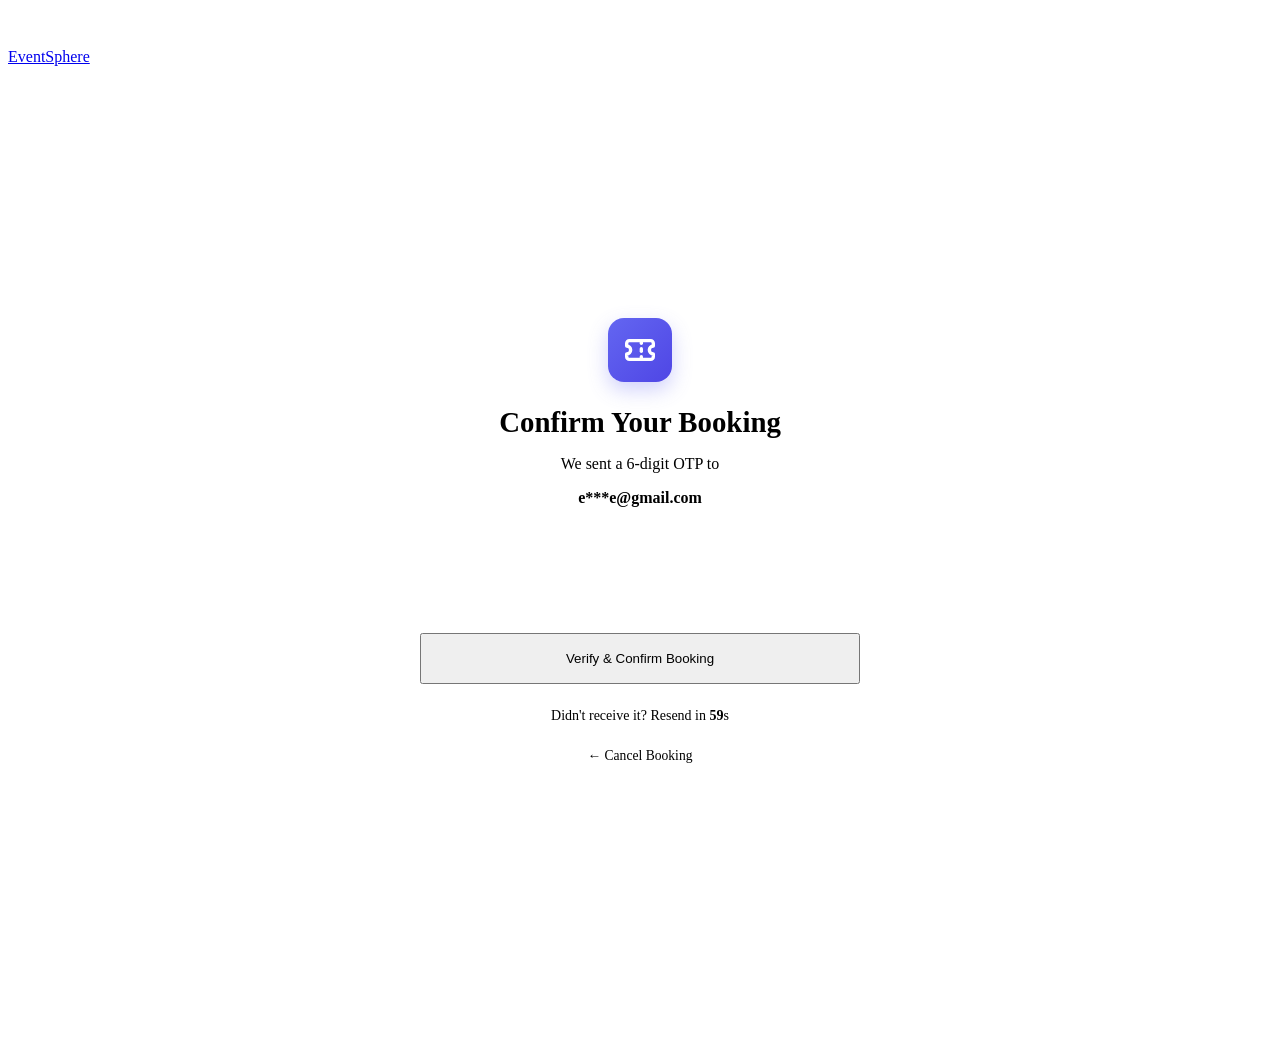
<file: DepartmentEventTicketBooking/src/main/resources/templates/verify-booking-otp.html>
<!DOCTYPE html>
<html xmlns:th="http://www.thymeleaf.org">
<head>
    <meta charset="UTF-8">
    <meta name="viewport" content="width=device-width, initial-scale=1.0">
    <title>Confirm Booking OTP | EventSphere</title>
    <link rel="stylesheet" th:href="@{/css/style.css}">
    <style>
        .auth-container {
            min-height: 100vh;
            display: flex;
            align-items: center;
            justify-content: center;
            padding: 2rem;
            position: relative;
            overflow: hidden;
        }
        .auth-card {
            background: rgba(255,255,255,0.85);
            backdrop-filter: blur(20px);
            border-radius: var(--radius-lg);
            border: 1px solid var(--glass-border);
            padding: 3.5rem;
            width: 100%;
            max-width: 440px;
            box-shadow: var(--shadow-xl);
            z-index: 10;
            text-align: center;
        }
        .otp-inputs {
            display: flex;
            gap: 10px;
            justify-content: center;
            margin: 2rem 0;
        }
        .otp-inputs input {
            width: 52px;
            height: 60px;
            text-align: center;
            font-size: 1.6rem;
            font-weight: 800;
            border: 2px solid var(--border);
            border-radius: var(--radius-md);
            background: var(--background);
            color: var(--text-main);
            outline: none;
            transition: border-color 0.2s;
        }
        .otp-inputs input:focus {
            border-color: var(--primary);
            box-shadow: 0 0 0 3px rgba(99,102,241,0.15);
        }
        .resend-link {
            color: var(--primary);
            font-weight: 700;
            cursor: pointer;
            background: none;
            border: none;
            font-size: 0.9rem;
            text-decoration: underline;
        }
        #countdown { font-weight: 700; color: var(--text-muted); }
    </style>
</head>
<body>
    <nav class="navbar">
        <a href="/" class="nav-logo">
            <div style="width: 40px; height: 40px; background: var(--primary); border-radius: 10px; display: flex; align-items: center; justify-content: center; color: white;">
                <svg width="24" height="24" viewBox="0 0 24 24" fill="none" stroke="currentColor" stroke-width="2.5" stroke-linecap="round" stroke-linejoin="round"><rect x="3" y="4" width="18" height="18" rx="2" ry="2"></rect><line x1="16" y1="2" x2="16" y2="6"></line><line x1="8" y1="2" x2="8" y2="6"></line><line x1="3" y1="10" x2="21" y2="10"></line></svg>
            </div>
            EventSphere
        </a>
    </nav>

    <div class="auth-container">
        <div style="position: absolute; width: 400px; height: 400px; background: var(--primary); border-radius: 50%; top: -100px; right: -100px; opacity: 0.08; filter: blur(80px);"></div>
        <div style="position: absolute; width: 300px; height: 300px; background: var(--secondary); border-radius: 50%; bottom: -100px; left: -100px; opacity: 0.08; filter: blur(80px);"></div>

        <div class="auth-card animate-fade">
            <!-- Icon -->
            <div style="width: 64px; height: 64px; background: linear-gradient(135deg,#6366f1,#4f46e5); border-radius: 16px; display: flex; align-items: center; justify-content: center; margin: 0 auto 1.5rem; box-shadow: 0 8px 20px rgba(99,102,241,0.3);">
                <svg width="32" height="32" viewBox="0 0 24 24" fill="none" stroke="white" stroke-width="2.5" stroke-linecap="round" stroke-linejoin="round">
                    <path d="M2 9a3 3 0 0 1 0 6v2a2 2 0 0 0 2 2h16a2 2 0 0 0 2-2v-2a3 3 0 0 1 0-6V7a2 2 0 0 0-2-2H4a2 2 0 0 0-2 2Z"/><path d="M13 5v2"/><path d="M13 17v2"/><path d="M13 11v2"/>
                </svg>
            </div>

            <h1 style="font-size: 1.8rem; margin-bottom: 0.5rem;">Confirm Your Booking</h1>
            <p style="color: var(--text-muted); margin-bottom: 0.25rem;">We sent a 6-digit OTP to</p>
            <p style="font-weight: 700; color: var(--text-main); margin-bottom: 0;" th:text="${maskedEmail}">e***e@gmail.com</p>

            <!-- Alerts -->
            <div th:if="${error}" class="alert alert-danger" style="margin-top: 1.5rem; font-size: 0.85rem;" th:text="${error}"></div>
            <div th:if="${message}" class="alert alert-success" style="margin-top: 1.5rem; font-size: 0.85rem;" th:text="${message}"></div>

            <!-- OTP Form -->
            <form th:action="@{/verify-booking-otp}" method="post" id="otpForm">
                <input type="hidden" th:name="${_csrf.parameterName}" th:value="${_csrf.token}" />
                <div class="otp-inputs">
                    <input type="text" maxlength="1" class="otp-box" inputmode="numeric" pattern="[0-9]" autocomplete="off">
                    <input type="text" maxlength="1" class="otp-box" inputmode="numeric" pattern="[0-9]" autocomplete="off">
                    <input type="text" maxlength="1" class="otp-box" inputmode="numeric" pattern="[0-9]" autocomplete="off">
                    <input type="text" maxlength="1" class="otp-box" inputmode="numeric" pattern="[0-9]" autocomplete="off">
                    <input type="text" maxlength="1" class="otp-box" inputmode="numeric" pattern="[0-9]" autocomplete="off">
                    <input type="text" maxlength="1" class="otp-box" inputmode="numeric" pattern="[0-9]" autocomplete="off">
                </div>
                <input type="hidden" name="otp" id="otpHidden">
                <button type="submit" class="btn btn-primary" style="width: 100%; padding: 1rem;">Verify & Confirm Booking</button>
            </form>

            <p style="margin-top: 1.5rem; font-size: 0.875rem; color: var(--text-muted);">
                Didn't receive it? Resend in <span id="countdown">60</span>s
            </p>

            <form th:action="@{/resend-booking-otp}" method="post" id="resendForm" style="display:none;">
                <input type="hidden" th:name="${_csrf.parameterName}" th:value="${_csrf.token}" />
                <button type="submit" class="resend-link">Resend OTP</button>
            </form>

            <p style="margin-top: 1.5rem; font-size: 0.85rem;">
                <a href="/" style="color: var(--text-muted); text-decoration: none;">← Cancel Booking</a>
            </p>
        </div>
    </div>

    <script>
        const boxes = document.querySelectorAll('.otp-box');
        boxes.forEach((box, i) => {
            box.addEventListener('input', () => {
                box.value = box.value.replace(/\D/g, '');
                if (box.value && i < boxes.length - 1) boxes[i + 1].focus();
                updateHidden();
            });
            box.addEventListener('keydown', e => {
                if (e.key === 'Backspace' && !box.value && i > 0) boxes[i - 1].focus();
            });
            box.addEventListener('paste', e => {
                e.preventDefault();
                const text = (e.clipboardData || window.clipboardData).getData('text').replace(/\D/g, '');
                [...text].slice(0, 6).forEach((ch, j) => { if (boxes[j]) boxes[j].value = ch; });
                updateHidden();
                const next = Math.min(text.length, 5);
                boxes[next].focus();
            });
        });

        function updateHidden() {
            document.getElementById('otpHidden').value = [...boxes].map(b => b.value).join('');
        }

        document.getElementById('otpForm').addEventListener('submit', e => {
            updateHidden();
            const val = document.getElementById('otpHidden').value;
            if (val.length !== 6) { e.preventDefault(); alert('Please enter all 6 digits.'); }
        });

        let seconds = 60;
        const countdownEl = document.getElementById('countdown');
        const resendForm  = document.getElementById('resendForm');
        const timer = setInterval(() => {
            seconds--;
            countdownEl.textContent = seconds;
            if (seconds <= 0) {
                clearInterval(timer);
                countdownEl.parentElement.style.display = 'none';
                resendForm.style.display = 'block';
            }
        }, 1000);
    </script>
</body>
</html>
</file>
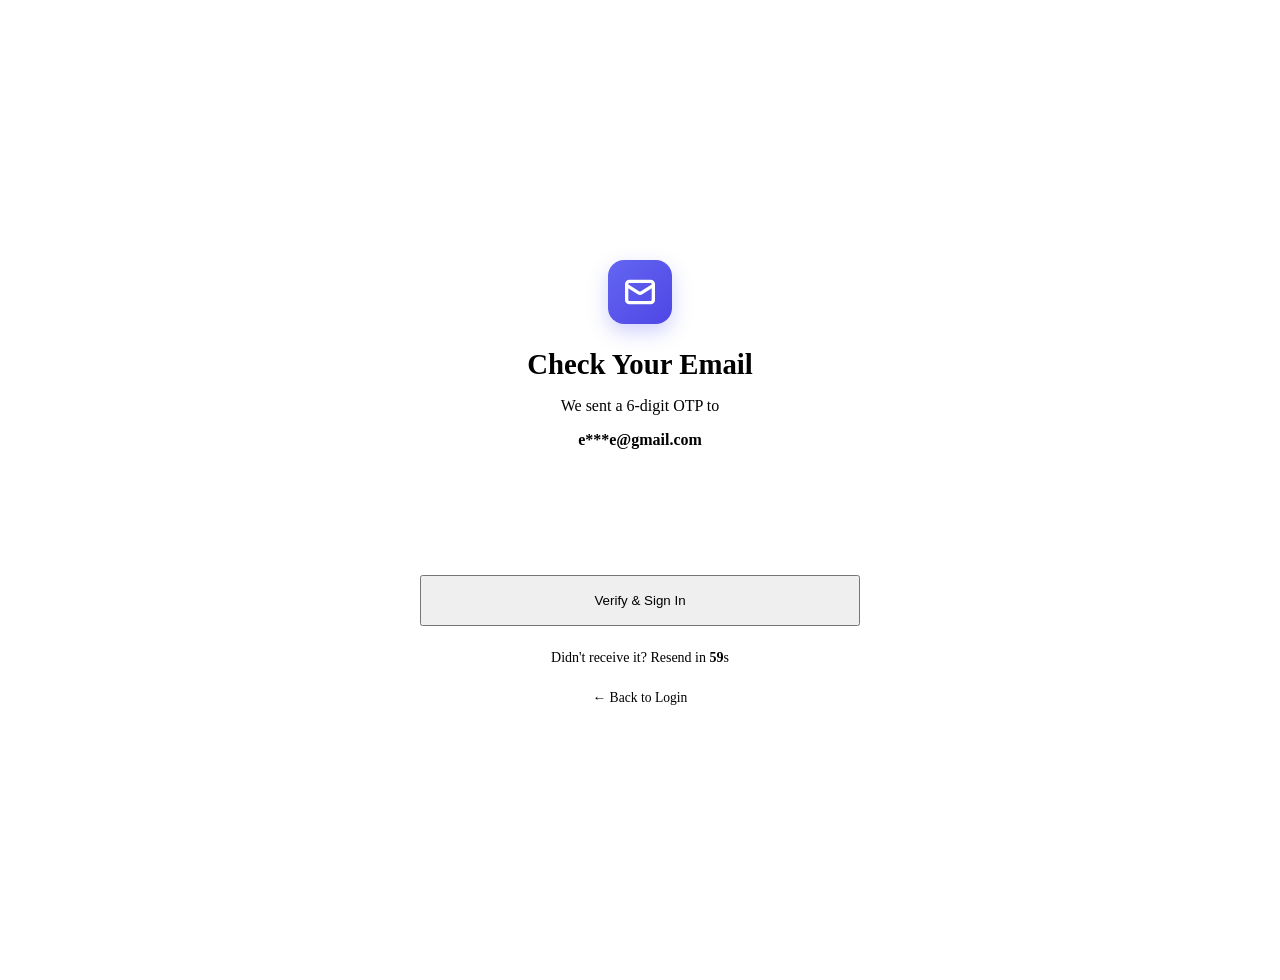
<file: DepartmentEventTicketBooking/src/main/resources/templates/verify-login-otp.html>
<!DOCTYPE html>
<html xmlns:th="http://www.thymeleaf.org">
<head>
    <meta charset="UTF-8">
    <meta name="viewport" content="width=device-width, initial-scale=1.0">
    <title>Verify OTP | EventSphere</title>
    <link rel="stylesheet" th:href="@{/css/style.css}">
    <style>
        .auth-container {
            min-height: 100vh;
            display: flex;
            align-items: center;
            justify-content: center;
            padding: 2rem;
            position: relative;
            overflow: hidden;
        }
        .auth-card {
            background: rgba(255,255,255,0.85);
            backdrop-filter: blur(20px);
            border-radius: var(--radius-lg);
            border: 1px solid var(--glass-border);
            padding: 3.5rem;
            width: 100%;
            max-width: 440px;
            box-shadow: var(--shadow-xl);
            z-index: 10;
            text-align: center;
        }
        .otp-inputs {
            display: flex;
            gap: 10px;
            justify-content: center;
            margin: 2rem 0;
        }
        .otp-inputs input {
            width: 52px;
            height: 60px;
            text-align: center;
            font-size: 1.6rem;
            font-weight: 800;
            border: 2px solid var(--border);
            border-radius: var(--radius-md);
            background: var(--background);
            color: var(--text-main);
            outline: none;
            transition: border-color 0.2s;
        }
        .otp-inputs input:focus {
            border-color: var(--primary);
            box-shadow: 0 0 0 3px rgba(99,102,241,0.15);
        }
        .resend-link {
            color: var(--primary);
            font-weight: 700;
            cursor: pointer;
            background: none;
            border: none;
            font-size: 0.9rem;
            text-decoration: underline;
        }
        #countdown { font-weight: 700; color: var(--text-muted); }
    </style>
</head>
<body>
    <div class="auth-container">
        <div style="position: absolute; width: 400px; height: 400px; background: var(--primary); border-radius: 50%; top: -100px; right: -100px; opacity: 0.08; filter: blur(80px);"></div>
        <div style="position: absolute; width: 300px; height: 300px; background: var(--secondary); border-radius: 50%; bottom: -100px; left: -100px; opacity: 0.08; filter: blur(80px);"></div>

        <div class="auth-card animate-fade">
            <!-- Icon -->
            <div style="width: 64px; height: 64px; background: linear-gradient(135deg,#6366f1,#4f46e5); border-radius: 16px; display: flex; align-items: center; justify-content: center; margin: 0 auto 1.5rem; box-shadow: 0 8px 20px rgba(99,102,241,0.3);">
                <svg width="32" height="32" viewBox="0 0 24 24" fill="none" stroke="white" stroke-width="2.5" stroke-linecap="round" stroke-linejoin="round">
                    <rect x="2" y="4" width="20" height="16" rx="2"/><path d="m22 7-8.97 5.7a1.94 1.94 0 0 1-2.06 0L2 7"/>
                </svg>
            </div>

            <h1 style="font-size: 1.8rem; margin-bottom: 0.5rem;">Check Your Email</h1>
            <p style="color: var(--text-muted); margin-bottom: 0.25rem;">We sent a 6-digit OTP to</p>
            <p style="font-weight: 700; color: var(--text-main); margin-bottom: 0;" th:text="${maskedEmail}">e***e@gmail.com</p>

            <!-- Alerts -->
            <div th:if="${error}" class="alert alert-danger" style="margin-top: 1.5rem; font-size: 0.85rem;" th:text="${error}"></div>
            <div th:if="${message}" class="alert alert-success" style="margin-top: 1.5rem; font-size: 0.85rem;" th:text="${message}"></div>

            <!-- OTP Form -->
            <form th:action="@{/verify-login-otp}" method="post" id="otpForm">
                <input type="hidden" th:name="${_csrf.parameterName}" th:value="${_csrf.token}" />
                <div class="otp-inputs">
                    <input type="text" maxlength="1" class="otp-box" inputmode="numeric" pattern="[0-9]" autocomplete="off">
                    <input type="text" maxlength="1" class="otp-box" inputmode="numeric" pattern="[0-9]" autocomplete="off">
                    <input type="text" maxlength="1" class="otp-box" inputmode="numeric" pattern="[0-9]" autocomplete="off">
                    <input type="text" maxlength="1" class="otp-box" inputmode="numeric" pattern="[0-9]" autocomplete="off">
                    <input type="text" maxlength="1" class="otp-box" inputmode="numeric" pattern="[0-9]" autocomplete="off">
                    <input type="text" maxlength="1" class="otp-box" inputmode="numeric" pattern="[0-9]" autocomplete="off">
                </div>
                <input type="hidden" name="otp" id="otpHidden">
                <button type="submit" class="btn btn-primary" style="width: 100%; padding: 1rem;">Verify & Sign In</button>
            </form>

            <p style="margin-top: 1.5rem; font-size: 0.875rem; color: var(--text-muted);">
                Didn't receive it? Resend in <span id="countdown">60</span>s
            </p>

            <form th:action="@{/resend-login-otp}" method="post" id="resendForm" style="display:none;">
                <input type="hidden" th:name="${_csrf.parameterName}" th:value="${_csrf.token}" />
                <button type="submit" class="resend-link">Resend OTP</button>
            </form>

            <p style="margin-top: 1.5rem; font-size: 0.85rem;">
                <a href="/login" style="color: var(--text-muted); text-decoration: none;">← Back to Login</a>
            </p>
        </div>
    </div>

    <script>
        // OTP box auto-advance
        const boxes = document.querySelectorAll('.otp-box');
        boxes.forEach((box, i) => {
            box.addEventListener('input', () => {
                box.value = box.value.replace(/\D/g, '');
                if (box.value && i < boxes.length - 1) boxes[i + 1].focus();
                updateHidden();
            });
            box.addEventListener('keydown', e => {
                if (e.key === 'Backspace' && !box.value && i > 0) boxes[i - 1].focus();
            });
            box.addEventListener('paste', e => {
                e.preventDefault();
                const text = (e.clipboardData || window.clipboardData).getData('text').replace(/\D/g, '');
                [...text].slice(0, 6).forEach((ch, j) => { if (boxes[j]) boxes[j].value = ch; });
                updateHidden();
                const next = Math.min(text.length, 5);
                boxes[next].focus();
            });
        });

        function updateHidden() {
            document.getElementById('otpHidden').value = [...boxes].map(b => b.value).join('');
        }

        document.getElementById('otpForm').addEventListener('submit', e => {
            updateHidden();
            const val = document.getElementById('otpHidden').value;
            if (val.length !== 6) { e.preventDefault(); alert('Please enter all 6 digits.'); }
        });

        // Countdown timer
        let seconds = 60;
        const countdownEl = document.getElementById('countdown');
        const resendForm  = document.getElementById('resendForm');
        const timer = setInterval(() => {
            seconds--;
            countdownEl.textContent = seconds;
            if (seconds <= 0) {
                clearInterval(timer);
                countdownEl.parentElement.style.display = 'none';
                resendForm.style.display = 'block';
            }
        }, 1000);
    </script>
</body>
</html>
</file>
